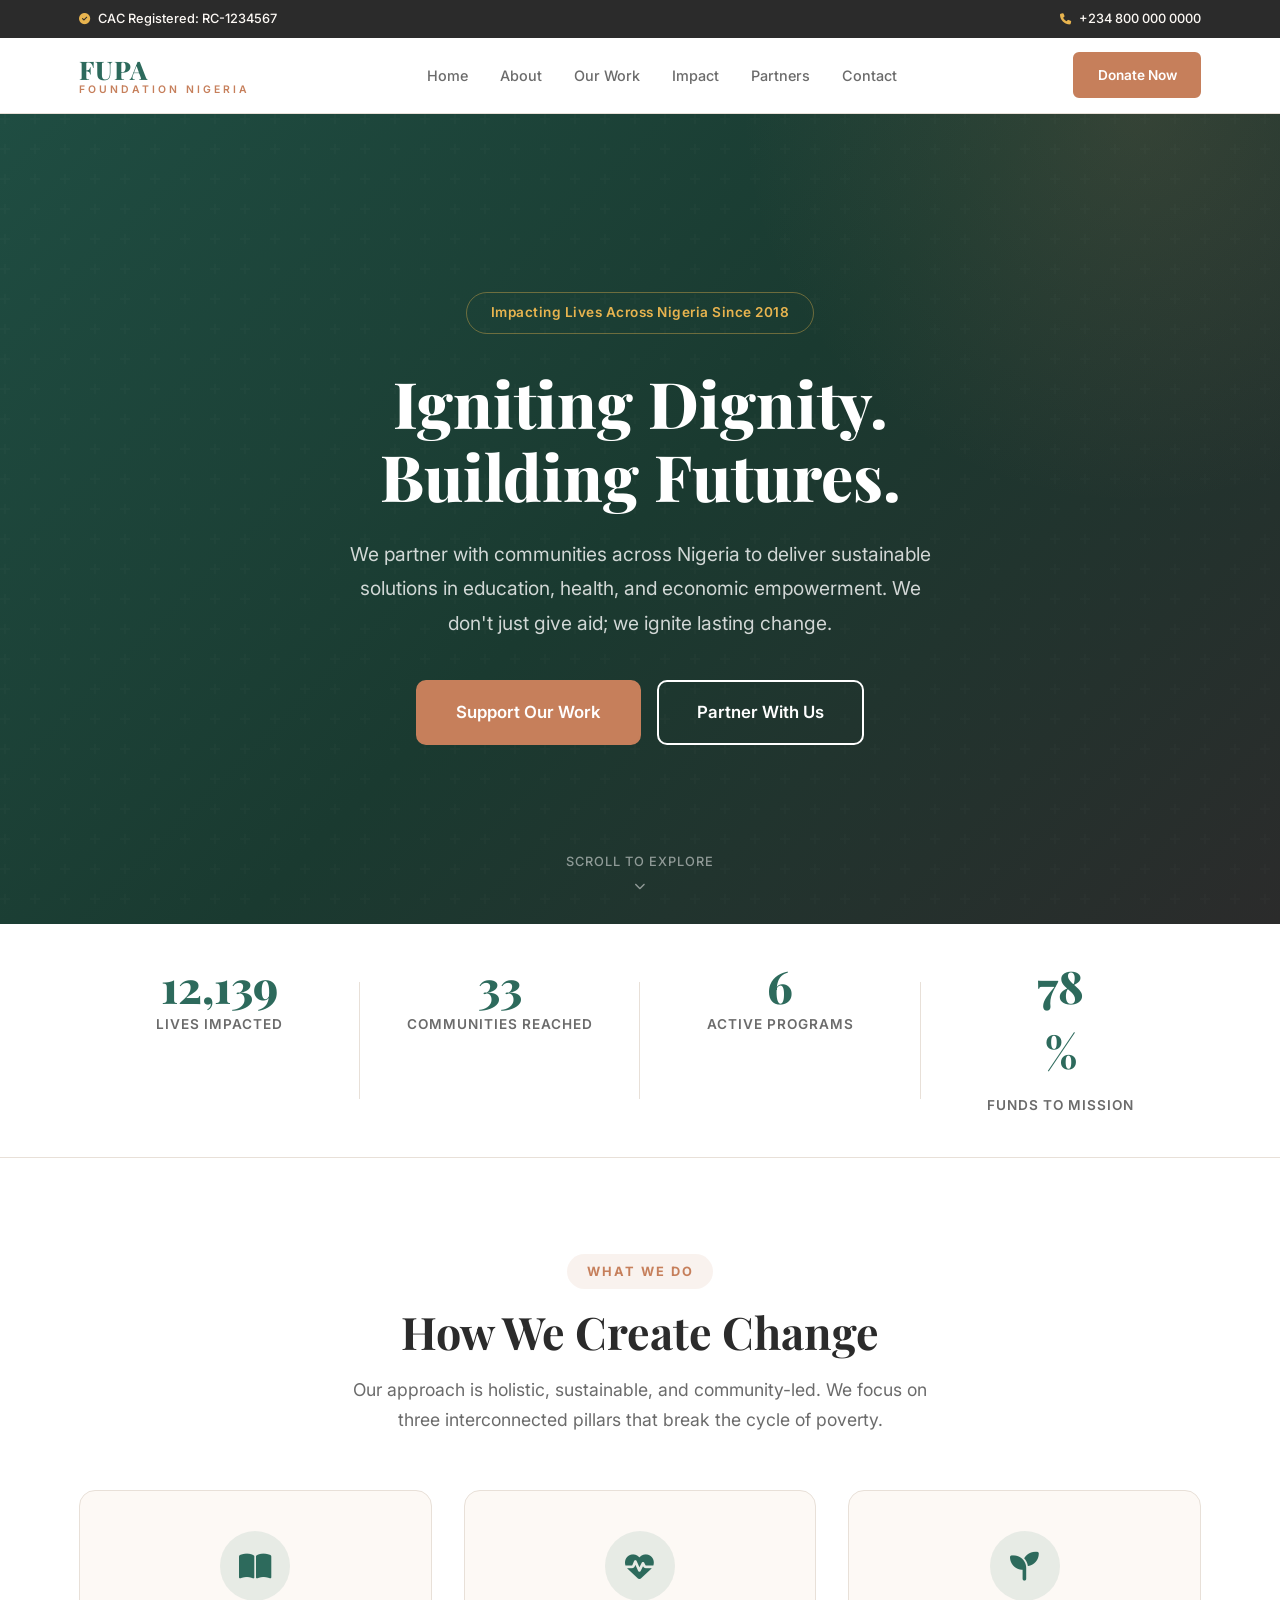
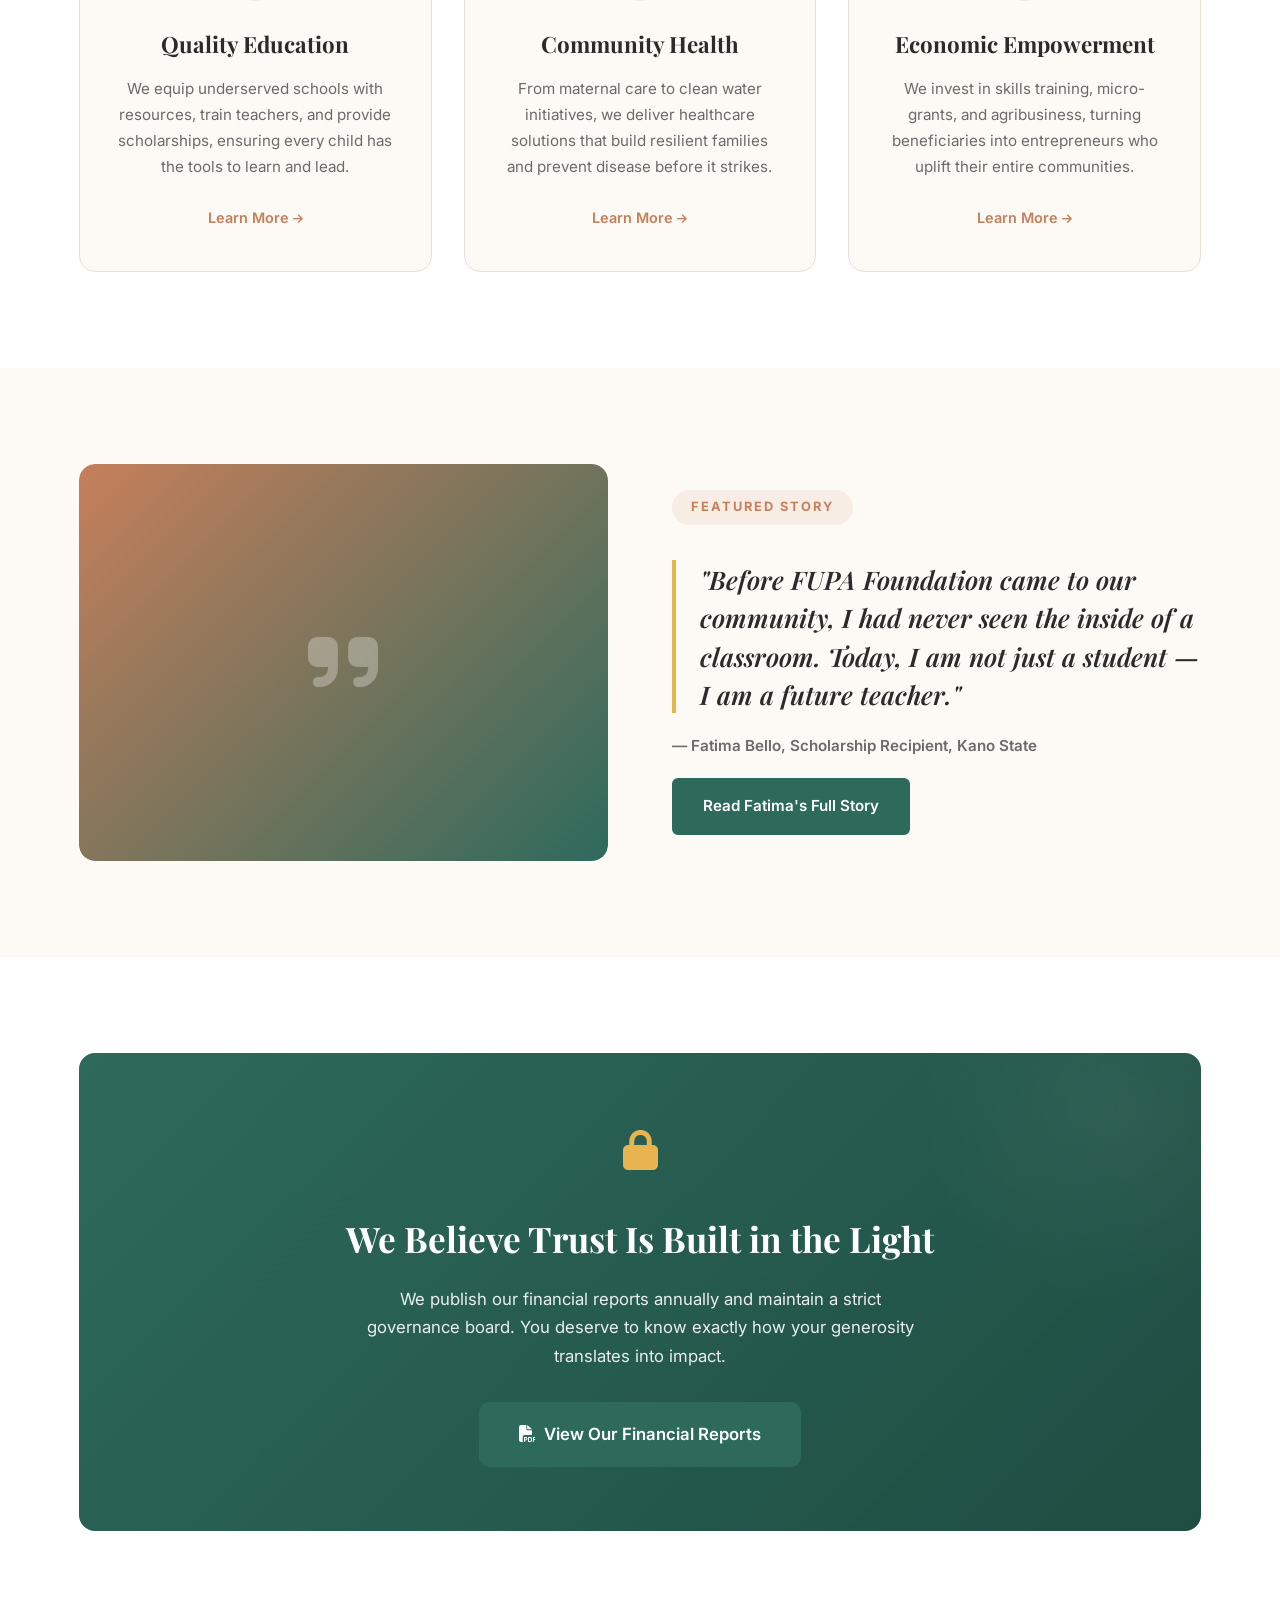
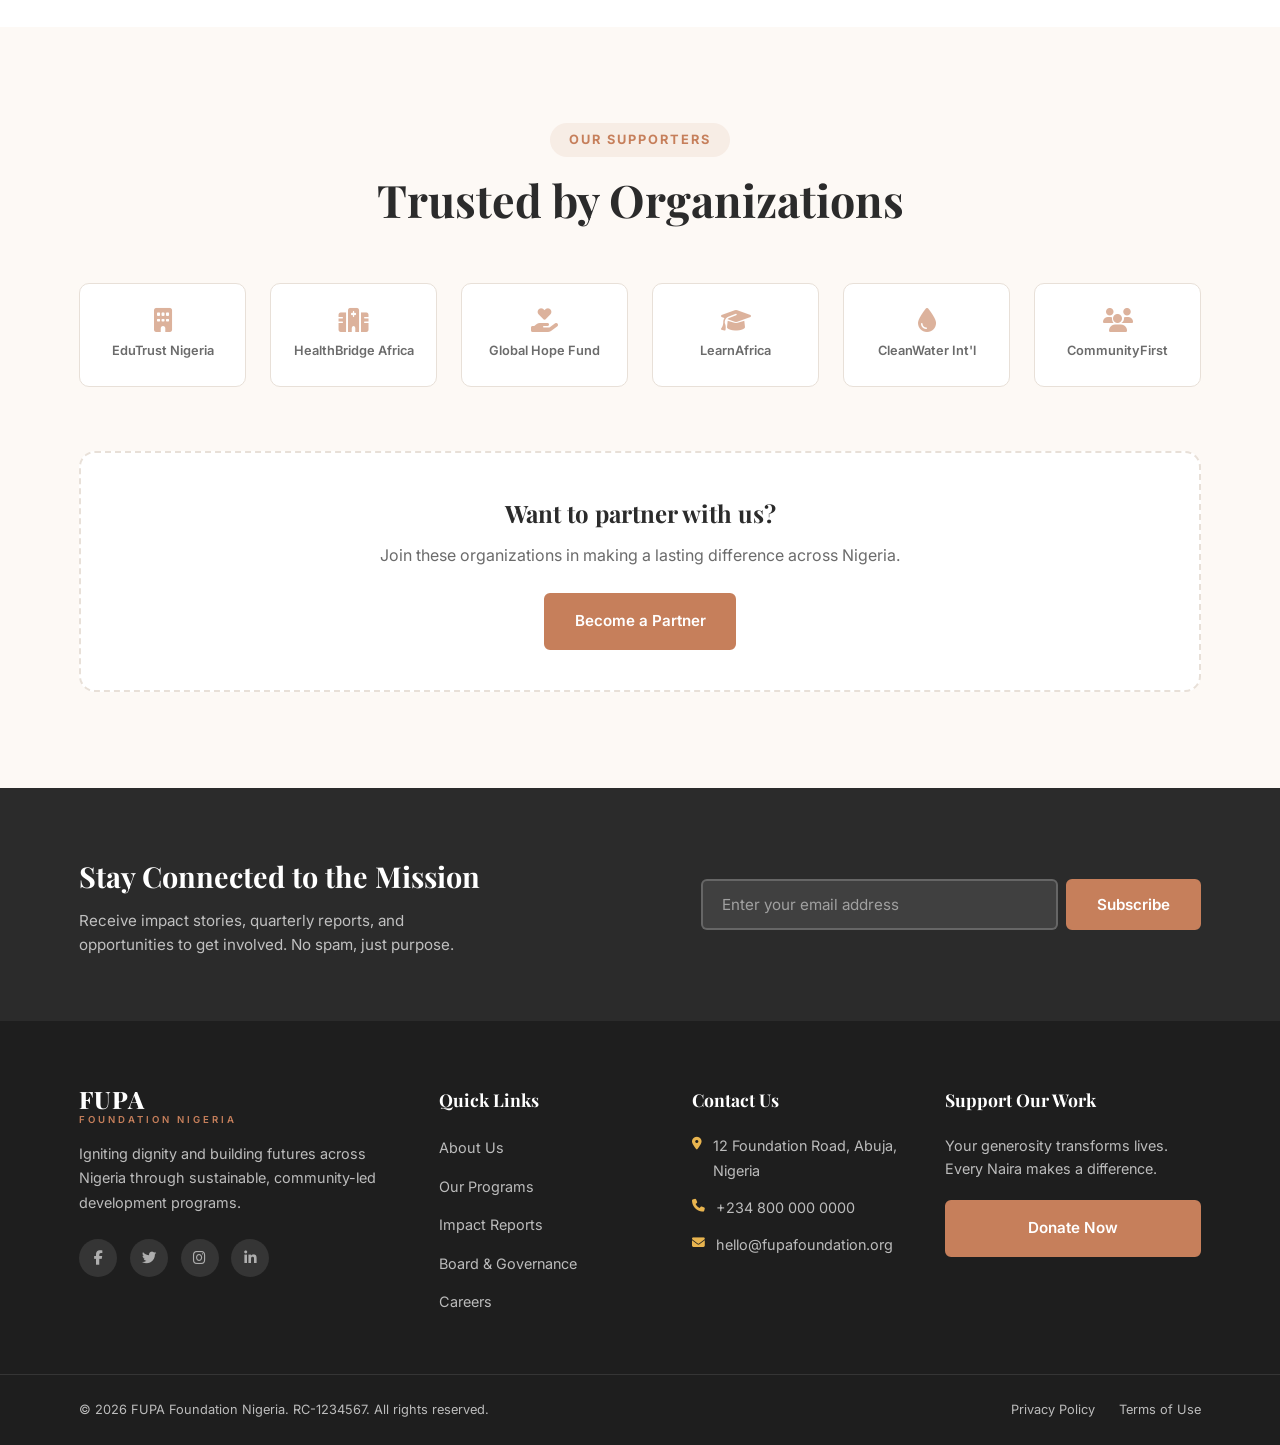
<file: index.html>
<!DOCTYPE html>
<html lang="en">
<head>
    <meta charset="UTF-8">
    <meta name="viewport" content="width=device-width, initial-scale=1.0">
    <meta name="description" content="FUPA Foundation Nigeria - Igniting dignity and building futures through sustainable education, health, and economic empowerment programs.">
    
    <title>FUPA Foundation Nigeria | Igniting Dignity, Building Futures</title>
    
    <!-- Google Fonts -->
    <link rel="preconnect" href="https://fonts.googleapis.com">
    <link rel="preconnect" href="https://fonts.gstatic.com" crossorigin>
    <link href="https://fonts.googleapis.com/css2?family=Inter:wght@400;500;600;700&family=Playfair+Display:wght@600;700;800&display=swap" rel="stylesheet">
    
    <!-- Font Awesome Icons -->
    <link rel="stylesheet" href="https://cdnjs.cloudflare.com/ajax/libs/font-awesome/6.4.0/css/all.min.css">
    
    <!-- Custom Stylesheet -->
    <link rel="stylesheet" href="styles.css">
</head>
<body>
    
    <!-- ==================== PRE-HEADER ==================== -->
    <div class="pre-header">
        <div class="container pre-header__inner">
            <span><i class="fas fa-check-circle"></i> CAC Registered: RC-1234567</span>
            <span><i class="fas fa-phone"></i> +234 800 000 0000</span>
        </div>
    </div>

    <!-- ==================== MAIN HEADER ==================== -->
    <header class="header" id="header">
        <div class="container header__inner">
            <a href="#" class="header__logo">
                <span class="header__logo-text">FUPA</span>
                <span class="header__logo-sub">Foundation Nigeria</span>
            </a>
            
            <nav class="nav" id="nav">
                <ul class="nav__list">
                    <li class="nav__item"><a href="#home" class="nav__link nav__link--active">Home</a></li>
                    <li class="nav__item"><a href="#about" class="nav__link">About</a></li>
                    <li class="nav__item"><a href="#work" class="nav__link">Our Work</a></li>
                    <li class="nav__item"><a href="#impact" class="nav__link">Impact</a></li>
                    <li class="nav__item"><a href="#partners" class="nav__link">Partners</a></li>
                    <li class="nav__item"><a href="#contact" class="nav__link">Contact</a></li>
                </ul>
            </nav>
            
            <a href="#donate" class="btn btn--primary header__donate-btn">Donate Now</a>
            
            <button class="mobile-toggle" id="mobileToggle" aria-label="Toggle navigation menu">
                <span class="mobile-toggle__bar"></span>
                <span class="mobile-toggle__bar"></span>
                <span class="mobile-toggle__bar"></span>
            </button>
        </div>
    </header>

    <!-- ==================== HERO SECTION ==================== -->
    <section class="hero" id="home">
        <div class="hero__overlay"></div>
        <div class="container hero__content">
            <span class="hero__badge fade-in-up">Impacting Lives Across Nigeria Since 2018</span>
            <h1 class="hero__title fade-in-up delay-1">Igniting Dignity.<br>Building Futures.</h1>
            <p class="hero__subtitle fade-in-up delay-2">
                We partner with communities across Nigeria to deliver sustainable solutions 
                in education, health, and economic empowerment. We don't just give aid; 
                we ignite lasting change.
            </p>
            <div class="hero__cta fade-in-up delay-3">
                <a href="#donate" class="btn btn--primary btn--lg">Support Our Work</a>
                <a href="#partners" class="btn btn--outline btn--lg">Partner With Us</a>
            </div>
        </div>
        <div class="hero__scroll">
            <span>Scroll to explore</span>
            <i class="fas fa-chevron-down hero__scroll-icon"></i>
        </div>
    </section>

    <!-- ==================== IMPACT COUNTER BAR ==================== -->
    <section class="counter-bar">
        <div class="container counter-bar__inner">
            <div class="counter-bar__item">
                <span class="counter-bar__number" id="counter1">0</span>
                <span class="counter-bar__label">Lives Impacted</span>
            </div>
            <div class="counter-bar__item">
                <span class="counter-bar__number" id="counter2">0</span>
                <span class="counter-bar__label">Communities Reached</span>
            </div>
            <div class="counter-bar__item">
                <span class="counter-bar__number" id="counter3">0</span>
                <span class="counter-bar__label">Active Programs</span>
            </div>
            <div class="counter-bar__item">
                <span class="counter-bar__number" id="counter4">0</span>
                <span class="counter-bar__suffix">%</span>
                <span class="counter-bar__label">Funds to Mission</span>
            </div>
        </div>
    </section>

    <!-- ==================== HOW WE CREATE CHANGE ==================== -->
    <section class="change" id="work">
        <div class="container">
            <div class="section-header">
                <span class="section-header__badge">What We Do</span>
                <h2 class="section-header__title">How We Create Change</h2>
                <p class="section-header__subtitle">
                    Our approach is holistic, sustainable, and community-led. We focus on three 
                    interconnected pillars that break the cycle of poverty.
                </p>
            </div>
            
            <div class="change__grid">
                <!-- Card 1 -->
                <div class="change-card">
                    <div class="change-card__icon">
                        <i class="fas fa-book-open"></i>
                    </div>
                    <h3 class="change-card__title">Quality Education</h3>
                    <p class="change-card__text">
                        We equip underserved schools with resources, train teachers, and provide 
                        scholarships, ensuring every child has the tools to learn and lead.
                    </p>
                    <a href="#" class="change-card__link">Learn More <i class="fas fa-arrow-right"></i></a>
                </div>
                
                <!-- Card 2 -->
                <div class="change-card">
                    <div class="change-card__icon">
                        <i class="fas fa-heartbeat"></i>
                    </div>
                    <h3 class="change-card__title">Community Health</h3>
                    <p class="change-card__text">
                        From maternal care to clean water initiatives, we deliver healthcare solutions 
                        that build resilient families and prevent disease before it strikes.
                    </p>
                    <a href="#" class="change-card__link">Learn More <i class="fas fa-arrow-right"></i></a>
                </div>
                
                <!-- Card 3 -->
                <div class="change-card">
                    <div class="change-card__icon">
                        <i class="fas fa-seedling"></i>
                    </div>
                    <h3 class="change-card__title">Economic Empowerment</h3>
                    <p class="change-card__text">
                        We invest in skills training, micro-grants, and agribusiness, turning 
                        beneficiaries into entrepreneurs who uplift their entire communities.
                    </p>
                    <a href="#" class="change-card__link">Learn More <i class="fas fa-arrow-right"></i></a>
                </div>
            </div>
        </div>
    </section>

    <!-- ==================== FEATURED STORY ==================== -->
    <section class="featured-story" id="about">
        <div class="container featured-story__inner">
            <div class="featured-story__image">
                <div class="featured-story__img-placeholder">
                    <i class="fas fa-quote-right"></i>
                </div>
            </div>
            <div class="featured-story__content">
                <span class="section-header__badge">Featured Story</span>
                <blockquote class="featured-story__quote">
                    "Before FUPA Foundation came to our community, I had never seen the inside 
                    of a classroom. Today, I am not just a student — I am a future teacher."
                </blockquote>
                <p class="featured-story__name">— Fatima Bello, Scholarship Recipient, Kano State</p>
                <a href="#" class="btn btn--secondary">Read Fatima's Full Story</a>
            </div>
        </div>
    </section>

    <!-- ==================== TRANSPARENCY CALLOUT ==================== -->
    <section class="transparency" id="impact">
        <div class="container">
            <div class="transparency__box">
                <div class="transparency__icon">
                    <i class="fas fa-lock"></i>
                </div>
                <h2 class="transparency__title">We Believe Trust Is Built in the Light</h2>
                <p class="transparency__text">
                    We publish our financial reports annually and maintain a strict governance board. 
                    You deserve to know exactly how your generosity translates into impact.
                </p>
                <a href="#" class="btn btn--secondary btn--lg">
                    <i class="fas fa-file-pdf"></i> View Our Financial Reports
                </a>
            </div>
        </div>
    </section>

    <!-- ==================== PARTNERS SECTION ==================== -->
    <section class="partners" id="partners">
        <div class="container">
            <div class="section-header">
                <span class="section-header__badge">Our Supporters</span>
                <h2 class="section-header__title">Trusted by Organizations</h2>
            </div>
            <div class="partners__grid">
                <div class="partners__item"><i class="fas fa-building"></i> EduTrust Nigeria</div>
                <div class="partners__item"><i class="fas fa-hospital"></i> HealthBridge Africa</div>
                <div class="partners__item"><i class="fas fa-hand-holding-heart"></i> Global Hope Fund</div>
                <div class="partners__item"><i class="fas fa-graduation-cap"></i> LearnAfrica</div>
                <div class="partners__item"><i class="fas fa-tint"></i> CleanWater Int'l</div>
                <div class="partners__item"><i class="fas fa-users"></i> CommunityFirst</div>
            </div>
            <div class="partners__cta">
                <h3>Want to partner with us?</h3>
                <p>Join these organizations in making a lasting difference across Nigeria.</p>
                <a href="#contact" class="btn btn--primary">Become a Partner</a>
            </div>
        </div>
    </section>

    <!-- ==================== NEWSLETTER ==================== -->
    <section class="newsletter">
        <div class="container newsletter__inner">
            <div class="newsletter__content">
                <h2 class="newsletter__title">Stay Connected to the Mission</h2>
                <p class="newsletter__text">
                    Receive impact stories, quarterly reports, and opportunities to get involved. 
                    No spam, just purpose.
                </p>
            </div>
            <form class="newsletter__form" id="newsletterForm">
                <input type="email" class="newsletter__input" placeholder="Enter your email address" required>
                <button type="submit" class="btn btn--primary newsletter__btn">Subscribe</button>
            </form>
            <div class="newsletter__success" id="newsletterSuccess">
                <i class="fas fa-check-circle"></i> Thank you for subscribing! Check your email to confirm.
            </div>
        </div>
    </section>

    <!-- ============================= Donate Modal ===============================
      REPLACE the entire existing <div class="modal" id="donateModal"> ... </div>
      block in index.html with this version.
      New: donor name + email fields (Paystack requires an email),
      and an inline error message area instead of alert().
      ============================================================ -->

    <div class="modal" id="donateModal">
      <div class="modal__overlay" id="modalOverlay"></div>
      <div class="modal__content">
        <button class="modal__close" id="modalClose">&times;</button>
        <span class="section-header__badge">Make a Difference</span>
        <h2 class="modal__title">Support Our Mission</h2>
        <p class="modal__text">Choose an amount to donate. Every Naira transforms lives.</p>

        <div class="modal__amounts">
            <button class="modal__amount" data-amount="5000">&#8358;5,000</button>
            <button class="modal__amount" data-amount="10000">&#8358;10,000</button>
            <button class="modal__amount modal__amount--active" data-amount="25000">&#8358;25,000</button>
            <button class="modal__amount" data-amount="50000">&#8358;50,000</button>
            <button class="modal__amount" data-amount="100000">&#8358;100,000</button>
        </div>

        <div class="modal__custom">
            <label for="customAmount">Or enter a custom amount (&#8358;):</label>
            <input type="number" id="customAmount" class="modal__input" placeholder="Enter amount" min="1000">
        </div>

        <!-- NEW: donor details -->
        <div class="modal__custom">
            <label for="donorName">Your name</label>
            <input type="text" id="donorName" class="modal__input" placeholder="Full name" autocomplete="name">
        </div>
        <div class="modal__custom">
            <label for="donorEmail">Email address (for your receipt)</label>
            <input type="email" id="donorEmail" class="modal__input" placeholder="you@example.com" autocomplete="email" required>
        </div>

        <div class="modal__frequency">
            <label class="modal__radio">
                <input type="radio" name="frequency" value="once" checked> One-time donation
            </label>
            <label class="modal__radio">
                <input type="radio" name="frequency" value="monthly"> Monthly donation
            </label>
        </div>

        <!-- NEW: inline error message -->
        <p class="modal__error" id="donateError" hidden></p>

        <button class="btn btn--primary btn--lg btn--block" id="donateSubmit">
            Proceed to Payment <i class="fas fa-arrow-right"></i>
        </button>
        <p class="modal__secure"><i class="fas fa-lock"></i> Secured by Paystack. Your card details never touch our servers.</p>
      </div>
  </div>

  <!-- ============================================================
     ADD this to styles.css (anywhere in the MODAL section):

  .modal__error {
    background-color: #FDECEA;
    color: #B3261E;
    border: 1px solid #F5C6C0;
    border-radius: var(--radius-sm);
    padding: 0.7rem 1rem;
    font-size: 0.85rem;
    font-weight: 500;
    margin-bottom: 1rem;
    text-align: left;
  }
     ============================================================ -->

    <!-- ==================== FOOTER ==================== -->
    <footer class="footer" id="contact">
        <div class="container footer__grid">
            <div class="footer__col">
                <a href="#" class="footer__logo">
                    <span class="footer__logo-text">FUPA</span>
                    <span class="footer__logo-sub">Foundation Nigeria</span>
                </a>
                <p class="footer__about">
                    Igniting dignity and building futures across Nigeria through sustainable, 
                    community-led development programs.
                </p>
                <div class="footer__social">
                    <a href="#" aria-label="Facebook"><i class="fab fa-facebook-f"></i></a>
                    <a href="#" aria-label="Twitter"><i class="fab fa-twitter"></i></a>
                    <a href="#" aria-label="Instagram"><i class="fab fa-instagram"></i></a>
                    <a href="#" aria-label="LinkedIn"><i class="fab fa-linkedin-in"></i></a>
                </div>
            </div>
            
            <div class="footer__col">
                <h4 class="footer__heading">Quick Links</h4>
                <ul class="footer__links">
                    <li><a href="#about">About Us</a></li>
                    <li><a href="#work">Our Programs</a></li>
                    <li><a href="#impact">Impact Reports</a></li>
                    <li><a href="#">Board & Governance</a></li>
                    <li><a href="#">Careers</a></li>
                </ul>
            </div>
            
            <div class="footer__col">
                <h4 class="footer__heading">Contact Us</h4>
                <ul class="footer__contact">
                    <li><i class="fas fa-map-marker-alt"></i> 12 Foundation Road, Abuja, Nigeria</li>
                    <li><i class="fas fa-phone"></i> +234 800 000 0000</li>
                    <li><i class="fas fa-envelope"></i> hello@fupafoundation.org</li>
                </ul>
            </div>
            
            <div class="footer__col">
                <h4 class="footer__heading">Support Our Work</h4>
                <p class="footer__donate-text">
                    Your generosity transforms lives. Every Naira makes a difference.
                </p>
                <a href="#donate" class="btn btn--primary btn--block">Donate Now</a>
            </div>
        </div>
        
        <div class="footer__bottom">
            <div class="container footer__bottom-inner">
                <p>&copy; 2026 FUPA Foundation Nigeria. RC-1234567. All rights reserved.</p>
                <div class="footer__legal">
                    <a href="#">Privacy Policy</a>
                    <a href="#">Terms of Use</a>
                </div>
            </div>
        </div>
    </footer>

    <!-- ==================== BACK TO TOP BUTTON ==================== -->
    <button class="back-to-top" id="backToTop" aria-label="Back to top">
        <i class="fas fa-arrow-up"></i>
    </button>

    <!-- JavaScript -->
    <script src="script.js"></script>
</body>
</html>
</file>
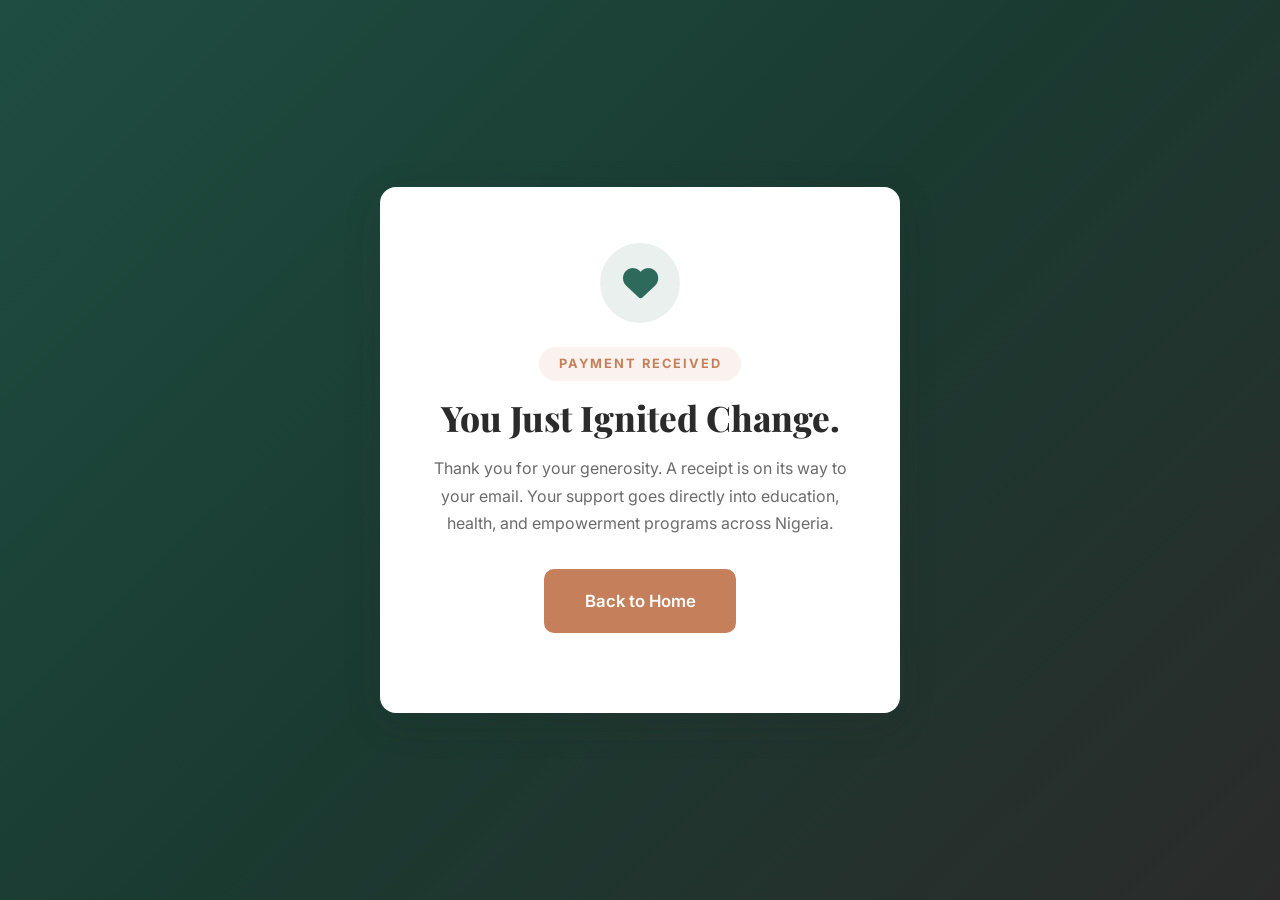
<file: thanks.html>
<!DOCTYPE html>
<html lang="en">
<head>
    <meta charset="UTF-8">
    <meta name="viewport" content="width=device-width, initial-scale=1.0">
    <title>Thank You | FUPA Foundation Nigeria</title>
    <link rel="preconnect" href="https://fonts.googleapis.com">
    <link rel="preconnect" href="https://fonts.gstatic.com" crossorigin>
    <link href="https://fonts.googleapis.com/css2?family=Inter:wght@400;500;600;700&family=Playfair+Display:wght@600;700;800&display=swap" rel="stylesheet">
    <link rel="stylesheet" href="https://cdnjs.cloudflare.com/ajax/libs/font-awesome/6.4.0/css/all.min.css">
    <link rel="stylesheet" href="styles.css">
    <style>
        .thanks {
            min-height: 100vh;
            display: flex;
            align-items: center;
            justify-content: center;
            background: linear-gradient(135deg, var(--clr-teal-dark) 0%, #1a3a30 50%, var(--clr-charcoal) 100%);
            padding: 2rem 1.5rem;
        }
        .thanks__card {
            background-color: var(--clr-white);
            border-radius: var(--radius-lg);
            padding: 3.5rem 3rem;
            max-width: 520px;
            width: 100%;
            text-align: center;
            box-shadow: var(--shadow-lg);
            animation: fadeInUp 0.8s ease forwards;
        }
        .thanks__icon {
            width: 80px;
            height: 80px;
            margin: 0 auto 1.5rem;
            background-color: rgba(45, 106, 92, 0.1);
            border-radius: 50%;
            display: flex;
            align-items: center;
            justify-content: center;
            font-size: 2.2rem;
            color: var(--clr-teal);
        }
        .thanks__title {
            font-family: var(--ff-heading);
            font-size: 2.2rem;
            font-weight: 800;
            color: var(--clr-charcoal);
            margin-bottom: 1rem;
            line-height: 1.2;
        }
        .thanks__text {
            color: var(--clr-gray);
            margin-bottom: 2rem;
            line-height: 1.7;
        }
        .thanks__ref {
            font-size: 0.8rem;
            color: var(--clr-gray-light);
            margin-top: 1.5rem;
            word-break: break-all;
        }
    </style>
</head>
<body>
    <main class="thanks">
        <div class="thanks__card">
            <div class="thanks__icon"><i class="fas fa-heart"></i></div>
            <span class="section-header__badge">Payment Received</span>
            <h1 class="thanks__title">You Just Ignited Change.</h1>
            <p class="thanks__text">
                Thank you for your generosity. A receipt is on its way to your email.
                Your support goes directly into education, health, and empowerment
                programs across Nigeria.
            </p>
            <a href="/" class="btn btn--primary btn--lg">Back to Home</a>
            <p class="thanks__ref" id="txRef"></p>
        </div>
    </main>
    <script>
        // Paystack appends ?trxref=...&reference=... to the callback URL
        const params = new URLSearchParams(window.location.search);
        const ref = params.get('reference') || params.get('trxref');
        if (ref) {
            document.getElementById('txRef').textContent = 'Reference: ' + ref;
        }
    </script>
</body>
</html>
</file>
<file: styles.css>
/* ============================================================
   FUPA FOUNDATION NIGERIA - MAIN STYLESHEET
   Design System: Dignity, Warmth, International Credibility
   ============================================================ */

/* ---------- CSS VARIABLES / DESIGN TOKENS ---------- */
:root {
    /* Primary Palette */
    --clr-terracotta: #C67F5B;
    --clr-terracotta-dark: #B06E4A;
    --clr-teal: #2D6A5C;
    --clr-teal-dark: #1F4D42;
    --clr-amber: #E8B44F;
    
    /* Neutrals */
    --clr-cream: #FDF9F5;
    --clr-cream-dark: #F5EDE4;
    --clr-charcoal: #2B2B2B;
    --clr-gray: #6B6B6B;
    --clr-gray-light: #A8A8A8;
    --clr-white: #FFFFFF;
    --clr-border: #E8E0D8;
    
    /* Typography */
    --ff-heading: 'Playfair Display', Georgia, serif;
    --ff-body: 'Inter', -apple-system, BlinkMacSystemFont, sans-serif;
    
    /* Spacing */
    --section-pad: 6rem;
    --container-max: 1170px;
    
    /* Shadows */
    --shadow-sm: 0 1px 3px rgba(43, 43, 43, 0.08);
    --shadow-md: 0 4px 20px rgba(43, 43, 43, 0.10);
    --shadow-lg: 0 10px 40px rgba(43, 43, 43, 0.12);
    
    /* Transitions */
    --transition-fast: 0.2s ease;
    --transition-smooth: 0.3s cubic-bezier(0.4, 0, 0.2, 1);
    --transition-bounce: 0.4s cubic-bezier(0.175, 0.885, 0.32, 1.275);
    
    /* Border Radius */
    --radius-sm: 6px;
    --radius-md: 10px;
    --radius-lg: 16px;
}

/* ---------- CSS RESET ---------- */
*, *::before, *::after {
    margin: 0;
    padding: 0;
    box-sizing: border-box;
}

html {
    scroll-behavior: smooth;
    font-size: 100%;
}

body {
    font-family: var(--ff-body);
    color: var(--clr-charcoal);
    background-color: var(--clr-cream);
    line-height: 1.7;
    -webkit-font-smoothing: antialiased;
    overflow-x: hidden;
}

img {
    max-width: 100%;
    display: block;
}

a {
    text-decoration: none;
    color: inherit;
}

ul {
    list-style: none;
}

/* ---------- UTILITY CLASSES ---------- */
.container {
    max-width: var(--container-max);
    margin: 0 auto;
    padding: 0 1.5rem;
}

/* ---------- BUTTONS ---------- */
.btn {
    display: inline-flex;
    align-items: center;
    justify-content: center;
    gap: 0.5rem;
    font-family: var(--ff-body);
    font-weight: 600;
    font-size: 0.95rem;
    padding: 0.85rem 1.8rem;
    border-radius: var(--radius-sm);
    border: 2px solid transparent;
    cursor: pointer;
    transition: all var(--transition-smooth);
    text-align: center;
    white-space: nowrap;
}

.btn--primary {
    background-color: var(--clr-terracotta);
    color: var(--clr-white);
    border-color: var(--clr-terracotta);
}
.btn--primary:hover {
    background-color: var(--clr-terracotta-dark);
    border-color: var(--clr-terracotta-dark);
    transform: translateY(-2px);
    box-shadow: var(--shadow-md);
}

.btn--secondary {
    background-color: var(--clr-teal);
    color: var(--clr-white);
    border-color: var(--clr-teal);
}
.btn--secondary:hover {
    background-color: var(--clr-teal-dark);
    border-color: var(--clr-teal-dark);
    transform: translateY(-2px);
    box-shadow: var(--shadow-md);
}

.btn--outline {
    background-color: transparent;
    color: var(--clr-white);
    border-color: var(--clr-white);
}
.btn--outline:hover {
    background-color: var(--clr-white);
    color: var(--clr-charcoal);
    transform: translateY(-2px);
}

.btn--lg {
    padding: 1rem 2.4rem;
    font-size: 1.05rem;
    border-radius: var(--radius-md);
}

.btn--block {
    width: 100%;
}

/* ---------- SECTION HEADERS ---------- */
.section-header {
    text-align: center;
    margin-bottom: 3.5rem;
}

.section-header__badge {
    display: inline-block;
    font-size: 0.8rem;
    font-weight: 700;
    text-transform: uppercase;
    letter-spacing: 2px;
    color: var(--clr-terracotta);
    background-color: rgba(198, 127, 91, 0.1);
    padding: 0.4rem 1.2rem;
    border-radius: 50px;
    margin-bottom: 1rem;
}

.section-header__title {
    font-family: var(--ff-heading);
    font-size: 2.8rem;
    font-weight: 700;
    color: var(--clr-charcoal);
    margin-bottom: 1rem;
    line-height: 1.2;
}

.section-header__subtitle {
    font-size: 1.1rem;
    color: var(--clr-gray);
    max-width: 600px;
    margin: 0 auto;
    line-height: 1.7;
}


/* ============================================================
   PRE-HEADER
   ============================================================ */
.pre-header {
    background-color: var(--clr-charcoal);
    color: var(--clr-cream);
    font-size: 0.8rem;
    padding: 0.5rem 0;
    font-weight: 500;
}

.pre-header__inner {
    display: flex;
    justify-content: space-between;
    align-items: center;
    flex-wrap: wrap;
    gap: 0.5rem;
}

.pre-header__inner i {
    color: var(--clr-amber);
    margin-right: 0.3rem;
    font-size: 0.7rem;
}


/* ============================================================
   HEADER / NAVIGATION
   ============================================================ */
.header {
    position: sticky;
    top: 0;
    z-index: 1000;
    background-color: var(--clr-white);
    border-bottom: 1px solid var(--clr-border);
    transition: box-shadow var(--transition-smooth);
}

.header--scrolled {
    box-shadow: var(--shadow-md);
}

.header__inner {
    display: flex;
    align-items: center;
    justify-content: space-between;
    height: 75px;
}

/* Logo */
.header__logo {
    display: flex;
    flex-direction: column;
    align-items: flex-start;
    line-height: 1.2;
}

.header__logo-text {
    font-family: var(--ff-heading);
    font-size: 1.6rem;
    font-weight: 800;
    color: var(--clr-teal);
    letter-spacing: 1px;
}

.header__logo-sub {
    font-size: 0.65rem;
    font-weight: 600;
    text-transform: uppercase;
    letter-spacing: 3px;
    color: var(--clr-terracotta);
}

/* Navigation */
.nav__list {
    display: flex;
    gap: 2rem;
}

.nav__link {
    font-weight: 500;
    font-size: 0.9rem;
    color: var(--clr-gray);
    transition: color var(--transition-fast);
    position: relative;
}

.nav__link::after {
    content: '';
    position: absolute;
    bottom: -4px;
    left: 0;
    width: 0;
    height: 2px;
    background-color: var(--clr-terracotta);
    transition: width var(--transition-smooth);
}

.nav__link:hover,
.nav__link--active {
    color: var(--clr-charcoal);
}
.nav__link:hover::after,
.nav__link--active::after {
    width: 100%;
}

/* Mobile Toggle */
.mobile-toggle {
    display: none;
    flex-direction: column;
    gap: 5px;
    background: none;
    border: none;
    cursor: pointer;
    padding: 0.5rem;
    z-index: 1001;
}

.mobile-toggle__bar {
    width: 24px;
    height: 2px;
    background-color: var(--clr-charcoal);
    transition: all var(--transition-smooth);
    border-radius: 2px;
}

/* Header Donate Button */
.header__donate-btn {
    padding: 0.6rem 1.4rem;
    font-size: 0.85rem;
}


/* ============================================================
   HERO SECTION
   ============================================================ */
.hero {
    position: relative;
    min-height: 90vh;
    display: flex;
    align-items: center;
    justify-content: center;
    text-align: center;
    background: linear-gradient(135deg, var(--clr-teal-dark) 0%, #1a3a30 50%, var(--clr-charcoal) 100%);
    overflow: hidden;
}

.hero::before {
    content: '';
    position: absolute;
    top: -50%;
    right: -20%;
    width: 800px;
    height: 800px;
    background: radial-gradient(circle, rgba(198, 127, 91, 0.15) 0%, transparent 70%);
    border-radius: 50%;
    animation: heroPulse 8s ease-in-out infinite;
}

@keyframes heroPulse {
    0%, 100% { transform: scale(1); opacity: 0.5; }
    50% { transform: scale(1.1); opacity: 0.8; }
}

.hero__overlay {
    position: absolute;
    inset: 0;
    background: url("data:image/svg+xml,%3Csvg width='60' height='60' viewBox='0 0 60 60' xmlns='http://www.w3.org/2000/svg'%3E%3Cg fill='none' fill-rule='evenodd'%3E%3Cg fill='%23ffffff' fill-opacity='0.03'%3E%3Cpath d='M36 34v-4h-2v4h-4v2h4v4h2v-4h4v-2h-4zm0-30V0h-2v4h-4v2h4v4h2V6h4V4h-4zM6 34v-4H4v4H0v2h4v4h2v-4h4v-2H6zM6 4V0H4v4H0v2h4v4h2V6h4V4H6z'/%3E%3C/g%3E%3C/g%3E%3C/svg%3E");
    opacity: 0.5;
}

.hero__content {
    position: relative;
    z-index: 2;
    max-width: 800px;
    padding: 4rem 1.5rem;
}

.hero__badge {
    display: inline-block;
    font-size: 0.85rem;
    font-weight: 600;
    color: var(--clr-amber);
    border: 1px solid rgba(232, 180, 79, 0.4);
    padding: 0.5rem 1.5rem;
    border-radius: 50px;
    margin-bottom: 2rem;
    letter-spacing: 0.5px;
}

.hero__title {
    font-family: var(--ff-heading);
    font-size: 4rem;
    font-weight: 800;
    color: var(--clr-white);
    line-height: 1.15;
    margin-bottom: 1.5rem;
}

.hero__subtitle {
    font-size: 1.2rem;
    color: rgba(255, 255, 255, 0.8);
    max-width: 600px;
    margin: 0 auto 2.5rem;
    line-height: 1.8;
}

.hero__cta {
    display: flex;
    gap: 1rem;
    justify-content: center;
    flex-wrap: wrap;
}

.hero__scroll {
    position: absolute;
    bottom: 2rem;
    left: 50%;
    transform: translateX(-50%);
    display: flex;
    flex-direction: column;
    align-items: center;
    gap: 0.5rem;
    color: rgba(255, 255, 255, 0.5);
    font-size: 0.8rem;
    font-weight: 500;
    letter-spacing: 1px;
    text-transform: uppercase;
    animation: scrollBounce 2s ease-in-out infinite;
}

@keyframes scrollBounce {
    0%, 100% { transform: translateX(-50%) translateY(0); }
    50% { transform: translateX(-50%) translateY(8px); }
}

.hero__scroll-icon {
    font-size: 0.7rem;
}


/* ============================================================
   FADE-IN ANIMATIONS
   ============================================================ */
.fade-in-up {
    opacity: 0;
    transform: translateY(30px);
    animation: fadeInUp 0.8s ease forwards;
}

.delay-1 { animation-delay: 0.2s; }
.delay-2 { animation-delay: 0.4s; }
.delay-3 { animation-delay: 0.6s; }

@keyframes fadeInUp {
    to {
        opacity: 1;
        transform: translateY(0);
    }
}


/* ============================================================
   COUNTER BAR
   ============================================================ */
.counter-bar {
    background-color: var(--clr-white);
    border-bottom: 1px solid var(--clr-border);
    padding: 0;
}

.counter-bar__inner {
    display: grid;
    grid-template-columns: repeat(4, 1fr);
    text-align: center;
}

.counter-bar__item {
    padding: 2.5rem 1rem;
    position: relative;
    display: flex;
    flex-direction: column;
    align-items: center;
    gap: 0.3rem;
}

.counter-bar__item:not(:last-child)::after {
    content: '';
    position: absolute;
    right: 0;
    top: 25%;
    height: 50%;
    width: 1px;
    background-color: var(--clr-border);
}

.counter-bar__number {
    font-family: var(--ff-heading);
    font-size: 2.8rem;
    font-weight: 800;
    color: var(--clr-teal);
    line-height: 1;
}

.counter-bar__suffix {
    font-family: var(--ff-heading);
    font-size: 2.8rem;
    font-weight: 800;
    color: var(--clr-teal);
}

.counter-bar__label {
    font-size: 0.85rem;
    font-weight: 600;
    color: var(--clr-gray);
    text-transform: uppercase;
    letter-spacing: 1px;
}


/* ============================================================
   HOW WE CREATE CHANGE
   ============================================================ */
.change {
    padding: var(--section-pad) 0;
    background-color: var(--clr-white);
}

.change__grid {
    display: grid;
    grid-template-columns: repeat(3, 1fr);
    gap: 2rem;
}

.change-card {
    background-color: var(--clr-cream);
    border: 1px solid var(--clr-border);
    border-radius: var(--radius-lg);
    padding: 2.5rem 2rem;
    text-align: center;
    transition: all var(--transition-smooth);
}

.change-card:hover {
    transform: translateY(-8px);
    box-shadow: var(--shadow-lg);
    border-color: transparent;
}

.change-card__icon {
    width: 70px;
    height: 70px;
    margin: 0 auto 1.5rem;
    background-color: rgba(45, 106, 92, 0.1);
    border-radius: 50%;
    display: flex;
    align-items: center;
    justify-content: center;
    font-size: 1.8rem;
    color: var(--clr-teal);
    transition: all var(--transition-smooth);
}

.change-card:hover .change-card__icon {
    background-color: var(--clr-teal);
    color: var(--clr-white);
    transform: scale(1.1);
}

.change-card__title {
    font-family: var(--ff-heading);
    font-size: 1.4rem;
    font-weight: 700;
    margin-bottom: 0.8rem;
    color: var(--clr-charcoal);
}

.change-card__text {
    font-size: 0.95rem;
    color: var(--clr-gray);
    line-height: 1.7;
    margin-bottom: 1.5rem;
}

.change-card__link {
    font-weight: 600;
    font-size: 0.9rem;
    color: var(--clr-terracotta);
    transition: gap var(--transition-fast);
}
.change-card__link:hover {
    gap: 0.8rem;
}
.change-card__link i {
    font-size: 0.7rem;
    transition: transform var(--transition-fast);
}
.change-card__link:hover i {
    transform: translateX(4px);
}


/* ============================================================
   FEATURED STORY
   ============================================================ */
.featured-story {
    padding: var(--section-pad) 0;
    background-color: var(--clr-cream);
}

.featured-story__inner {
    display: grid;
    grid-template-columns: 1fr 1fr;
    gap: 4rem;
    align-items: center;
}

.featured-story__image {
    border-radius: var(--radius-lg);
    overflow: hidden;
}

.featured-story__img-placeholder {
    width: 100%;
    aspect-ratio: 4/3;
    background: linear-gradient(135deg, var(--clr-terracotta) 0%, var(--clr-teal) 100%);
    display: flex;
    align-items: center;
    justify-content: center;
    font-size: 5rem;
    color: rgba(255, 255, 255, 0.3);
    border-radius: var(--radius-lg);
}

.featured-story__content {
    display: flex;
    flex-direction: column;
    align-items: flex-start;
    gap: 1.2rem;
}

.featured-story__quote {
    font-family: var(--ff-heading);
    font-size: 1.6rem;
    font-weight: 600;
    color: var(--clr-charcoal);
    line-height: 1.5;
    font-style: italic;
    position: relative;
    padding-left: 1.5rem;
    border-left: 4px solid var(--clr-amber);
}

.featured-story__name {
    font-weight: 600;
    color: var(--clr-gray);
    font-size: 0.95rem;
}


/* ============================================================
   TRANSPARENCY
   ============================================================ */
.transparency {
    padding: var(--section-pad) 0;
    background-color: var(--clr-white);
}

.transparency__box {
    background: linear-gradient(135deg, var(--clr-teal) 0%, var(--clr-teal-dark) 100%);
    border-radius: var(--radius-lg);
    padding: 4rem 3rem;
    text-align: center;
    color: var(--clr-white);
    position: relative;
    overflow: hidden;
}

.transparency__box::before {
    content: '';
    position: absolute;
    top: -30%;
    right: -10%;
    width: 400px;
    height: 400px;
    background: radial-gradient(circle, rgba(255,255,255,0.05) 0%, transparent 70%);
    border-radius: 50%;
}

.transparency__icon {
    position: relative;
    z-index: 1;
    font-size: 2.5rem;
    margin-bottom: 1.5rem;
    color: var(--clr-amber);
}

.transparency__title {
    position: relative;
    z-index: 1;
    font-family: var(--ff-heading);
    font-size: 2.2rem;
    font-weight: 700;
    margin-bottom: 1rem;
}

.transparency__text {
    position: relative;
    z-index: 1;
    font-size: 1.05rem;
    opacity: 0.9;
    max-width: 550px;
    margin: 0 auto 2rem;
    line-height: 1.7;
}


/* ============================================================
   PARTNERS
   ============================================================ */
.partners {
    padding: var(--section-pad) 0;
    background-color: var(--clr-cream);
}

.partners__grid {
    display: grid;
    grid-template-columns: repeat(6, 1fr);
    gap: 1.5rem;
    margin-bottom: 4rem;
}

.partners__item {
    background-color: var(--clr-white);
    border: 1px solid var(--clr-border);
    border-radius: var(--radius-md);
    padding: 1.5rem 1rem;
    text-align: center;
    font-size: 0.8rem;
    font-weight: 600;
    color: var(--clr-gray);
    display: flex;
    flex-direction: column;
    align-items: center;
    gap: 0.5rem;
    transition: all var(--transition-smooth);
}

.partners__item:hover {
    transform: translateY(-4px);
    box-shadow: var(--shadow-md);
    border-color: var(--clr-terracotta);
    color: var(--clr-terracotta);
}

.partners__item i {
    font-size: 1.5rem;
    color: var(--clr-terracotta);
    opacity: 0.6;
}

.partners__cta {
    text-align: center;
    padding: 2.5rem;
    background-color: var(--clr-white);
    border-radius: var(--radius-lg);
    border: 2px dashed var(--clr-border);
}

.partners__cta h3 {
    font-family: var(--ff-heading);
    font-size: 1.5rem;
    margin-bottom: 0.5rem;
}

.partners__cta p {
    color: var(--clr-gray);
    margin-bottom: 1.5rem;
}


/* ============================================================
   NEWSLETTER
   ============================================================ */
.newsletter {
    padding: 4rem 0;
    background-color: var(--clr-charcoal);
    color: var(--clr-white);
}

.newsletter__inner {
    display: flex;
    justify-content: space-between;
    align-items: center;
    gap: 3rem;
    flex-wrap: wrap;
}

.newsletter__title {
    font-family: var(--ff-heading);
    font-size: 1.8rem;
    font-weight: 700;
    margin-bottom: 0.5rem;
}

.newsletter__text {
    opacity: 0.7;
    font-size: 0.95rem;
    max-width: 400px;
    line-height: 1.6;
}

.newsletter__form {
    display: flex;
    gap: 0.5rem;
    flex: 1;
    max-width: 500px;
}

.newsletter__input {
    flex: 1;
    padding: 0.9rem 1.2rem;
    border-radius: var(--radius-sm);
    border: 2px solid rgba(255, 255, 255, 0.2);
    background-color: rgba(255, 255, 255, 0.1);
    color: var(--clr-white);
    font-family: var(--ff-body);
    font-size: 0.95rem;
    transition: border-color var(--transition-fast);
}

.newsletter__input::placeholder {
    color: rgba(255, 255, 255, 0.5);
}

.newsletter__input:focus {
    outline: none;
    border-color: var(--clr-amber);
}

.newsletter__success {
    display: none;
    width: 100%;
    text-align: center;
    padding: 1rem;
    background-color: rgba(232, 180, 79, 0.2);
    border-radius: var(--radius-sm);
    color: var(--clr-amber);
    font-weight: 600;
}

.newsletter__success i {
    margin-right: 0.5rem;
}

.newsletter__success--visible {
    display: block;
}


/* ============================================================
   MODAL (DONATE)
   ============================================================ */
.modal {
    display: none;
    position: fixed;
    inset: 0;
    z-index: 2000;
    align-items: center;
    justify-content: center;
}

.modal--visible {
    display: flex;
}

.modal__overlay {
    position: absolute;
    inset: 0;
    background-color: rgba(0, 0, 0, 0.6);
    backdrop-filter: blur(4px);
}

.modal__content {
    position: relative;
    z-index: 1;
    background-color: var(--clr-white);
    border-radius: var(--radius-lg);
    padding: 3rem 2.5rem;
    max-width: 500px;
    width: 90%;
    text-align: center;
    animation: modalSlideIn 0.4s cubic-bezier(0.175, 0.885, 0.32, 1.275);
}

@keyframes modalSlideIn {
    from {
        opacity: 0;
        transform: translateY(30px) scale(0.95);
    }
    to {
        opacity: 1;
        transform: translateY(0) scale(1);
    }
}

.modal__close {
    position: absolute;
    top: 1rem;
    right: 1.2rem;
    background: none;
    border: none;
    font-size: 1.8rem;
    color: var(--clr-gray);
    cursor: pointer;
    transition: color var(--transition-fast);
    line-height: 1;
}
.modal__close:hover {
    color: var(--clr-charcoal);
}

.modal__title {
    font-family: var(--ff-heading);
    font-size: 2rem;
    font-weight: 700;
    margin: 1rem 0 0.5rem;
    color: var(--clr-charcoal);
}

.modal__text {
    color: var(--clr-gray);
    margin-bottom: 2rem;
    font-size: 0.95rem;
}

.modal__amounts {
    display: flex;
    flex-wrap: wrap;
    gap: 0.6rem;
    justify-content: center;
    margin-bottom: 1.5rem;
}

.modal__amount {
    padding: 0.7rem 1.2rem;
    border: 2px solid var(--clr-border);
    border-radius: var(--radius-sm);
    background: var(--clr-white);
    font-family: var(--ff-body);
    font-weight: 600;
    font-size: 0.9rem;
    cursor: pointer;
    transition: all var(--transition-fast);
    color: var(--clr-charcoal);
}

.modal__amount:hover {
    border-color: var(--clr-terracotta);
    color: var(--clr-terracotta);
}

.modal__amount--active {
    background-color: var(--clr-terracotta);
    border-color: var(--clr-terracotta);
    color: var(--clr-white);
}

.modal__custom {
    margin-bottom: 1.5rem;
    text-align: left;
}

.modal__custom label {
    display: block;
    font-size: 0.85rem;
    font-weight: 600;
    color: var(--clr-gray);
    margin-bottom: 0.4rem;
}

.modal__input {
    width: 100%;
    padding: 0.8rem 1rem;
    border: 2px solid var(--clr-border);
    border-radius: var(--radius-sm);
    font-family: var(--ff-body);
    font-size: 1rem;
    transition: border-color var(--transition-fast);
}
.modal__input:focus {
    outline: none;
    border-color: var(--clr-terracotta);
}

.modal__frequency {
    display: flex;
    gap: 1.5rem;
    justify-content: center;
    margin-bottom: 2rem;
}

.modal__radio {
    display: flex;
    align-items: center;
    gap: 0.5rem;
    font-weight: 500;
    font-size: 0.9rem;
    cursor: pointer;
}

.modal__secure {
    margin-top: 1rem;
    font-size: 0.8rem;
    color: var(--clr-gray-light);
}

.modal__secure i {
    margin-right: 0.3rem;
    color: var(--clr-teal);
}


/* ============================================================
   FOOTER
   ============================================================ */
.footer {
    background-color: #1E1E1E;
    color: rgba(255, 255, 255, 0.7);
    padding-top: 4rem;
}

.footer__grid {
    display: grid;
    grid-template-columns: 1.5fr 1fr 1fr 1.2fr;
    gap: 2.5rem;
    padding-bottom: 3rem;
}

.footer__logo {
    display: inline-flex;
    flex-direction: column;
    align-items: flex-start;
    line-height: 1.2;
    margin-bottom: 1rem;
}

.footer__logo-text {
    font-family: var(--ff-heading);
    font-size: 1.5rem;
    font-weight: 800;
    color: var(--clr-white);
    letter-spacing: 1px;
}

.footer__logo-sub {
    font-size: 0.6rem;
    font-weight: 600;
    text-transform: uppercase;
    letter-spacing: 3px;
    color: var(--clr-terracotta);
}

.footer__about {
    font-size: 0.9rem;
    line-height: 1.7;
    margin-bottom: 1.5rem;
}

.footer__social {
    display: flex;
    gap: 0.8rem;
}

.footer__social a {
    width: 38px;
    height: 38px;
    border-radius: 50%;
    background-color: rgba(255, 255, 255, 0.1);
    display: flex;
    align-items: center;
    justify-content: center;
    font-size: 0.9rem;
    transition: all var(--transition-fast);
    color: rgba(255, 255, 255, 0.6);
}

.footer__social a:hover {
    background-color: var(--clr-terracotta);
    color: var(--clr-white);
    transform: translateY(-3px);
}

.footer__heading {
    font-family: var(--ff-heading);
    font-size: 1.1rem;
    color: var(--clr-white);
    margin-bottom: 1.2rem;
    font-weight: 700;
}

.footer__links li {
    margin-bottom: 0.7rem;
}

.footer__links a {
    font-size: 0.9rem;
    transition: color var(--transition-fast);
}

.footer__links a:hover {
    color: var(--clr-amber);
}

.footer__contact li {
    display: flex;
    align-items: flex-start;
    gap: 0.7rem;
    margin-bottom: 0.8rem;
    font-size: 0.9rem;
}

.footer__contact i {
    color: var(--clr-amber);
    font-size: 0.8rem;
    margin-top: 4px;
}

.footer__donate-text {
    font-size: 0.9rem;
    margin-bottom: 1.2rem;
    line-height: 1.6;
}

.footer__bottom {
    border-top: 1px solid rgba(255, 255, 255, 0.1);
    padding: 1.5rem 0;
    font-size: 0.8rem;
}

.footer__bottom-inner {
    display: flex;
    justify-content: space-between;
    align-items: center;
    flex-wrap: wrap;
    gap: 1rem;
}

.footer__legal {
    display: flex;
    gap: 1.5rem;
}

.footer__legal a:hover {
    color: var(--clr-amber);
}


/* ============================================================
   BACK TO TOP BUTTON
   ============================================================ */
.back-to-top {
    position: fixed;
    bottom: 2rem;
    right: 2rem;
    width: 48px;
    height: 48px;
    border-radius: 50%;
    background-color: var(--clr-terracotta);
    color: var(--clr-white);
    border: none;
    cursor: pointer;
    font-size: 1.1rem;
    box-shadow: var(--shadow-md);
    z-index: 999;
    opacity: 0;
    visibility: hidden;
    transform: translateY(20px);
    transition: all var(--transition-smooth);
}

.back-to-top--visible {
    opacity: 1;
    visibility: visible;
    transform: translateY(0);
}

.back-to-top:hover {
    background-color: var(--clr-terracotta-dark);
    transform: translateY(-4px);
}


/* ============================================================
   RESPONSIVE DESIGN
   ============================================================ */

/* Tablet (max 992px) */
@media (max-width: 992px) {
    :root {
        --section-pad: 4rem;
    }
    
    .section-header__title {
        font-size: 2.2rem;
    }
    
    .nav {
        position: fixed;
        top: 0;
        right: -100%;
        width: 280px;
        height: 100vh;
        background-color: var(--clr-white);
        box-shadow: var(--shadow-lg);
        padding: 6rem 2rem 2rem;
        transition: right var(--transition-smooth);
        z-index: 1000;
    }
    
    .nav--open {
        right: 0;
    }
    
    .nav__list {
        flex-direction: column;
        gap: 1.5rem;
    }
    
    .nav__link {
        font-size: 1.1rem;
    }
    
    .mobile-toggle {
        display: flex;
    }
    
    .header__donate-btn {
        display: none;
    }
    
    .hero__title {
        font-size: 2.8rem;
    }
    
    .hero__subtitle {
        font-size: 1rem;
    }
    
    .counter-bar__inner {
        grid-template-columns: repeat(2, 1fr);
    }
    
    .counter-bar__item:nth-child(2)::after {
        display: none;
    }
    
    .change__grid {
        grid-template-columns: 1fr;
        max-width: 450px;
        margin: 0 auto;
    }
    
    .featured-story__inner {
        grid-template-columns: 1fr;
        gap: 2rem;
    }
    
    .partners__grid {
        grid-template-columns: repeat(3, 1fr);
    }
    
    .newsletter__inner {
        flex-direction: column;
        text-align: center;
    }
    
    .newsletter__form {
        max-width: 100%;
    }
    
    .footer__grid {
        grid-template-columns: 1fr 1fr;
    }
}

/* Mobile (max 576px) */
@media (max-width: 576px) {
    :root {
        --section-pad: 3rem;
    }
    
    .pre-header__inner {
        flex-direction: column;
        text-align: center;
    }
    
    .hero__title {
        font-size: 2.2rem;
    }
    
    .hero__cta {
        flex-direction: column;
        align-items: center;
    }
    
    .hero__cta .btn {
        width: 100%;
        max-width: 280px;
    }
    
    .counter-bar__inner {
        grid-template-columns: 1fr 1fr;
    }
    
    .counter-bar__number,
    .counter-bar__suffix {
        font-size: 2rem;
    }
    
    .counter-bar__item {
        padding: 1.5rem 0.5rem;
    }
    
    .section-header__title {
        font-size: 1.8rem;
    }
    
    .transparency__box {
        padding: 2.5rem 1.5rem;
    }
    
    .transparency__title {
        font-size: 1.6rem;
    }
    
    .partners__grid {
        grid-template-columns: repeat(2, 1fr);
    }
    
    .newsletter__form {
        flex-direction: column;
    }
    
    .newsletter__btn {
        width: 100%;
    }
    
    .footer__grid {
        grid-template-columns: 1fr;
        gap: 2rem;
    }
    
    .footer__bottom-inner {
        flex-direction: column;
        text-align: center;
    }
    
    .modal__content {
        padding: 2rem 1.2rem;
    }
    
    .modal__amounts {
        gap: 0.4rem;
    }
    
    .modal__amount {
        padding: 0.6rem 0.9rem;
        font-size: 0.8rem;
    }
    
    .back-to-top {
        bottom: 1rem;
        right: 1rem;
        width: 40px;
        height: 40px;
    }
}
</file>
